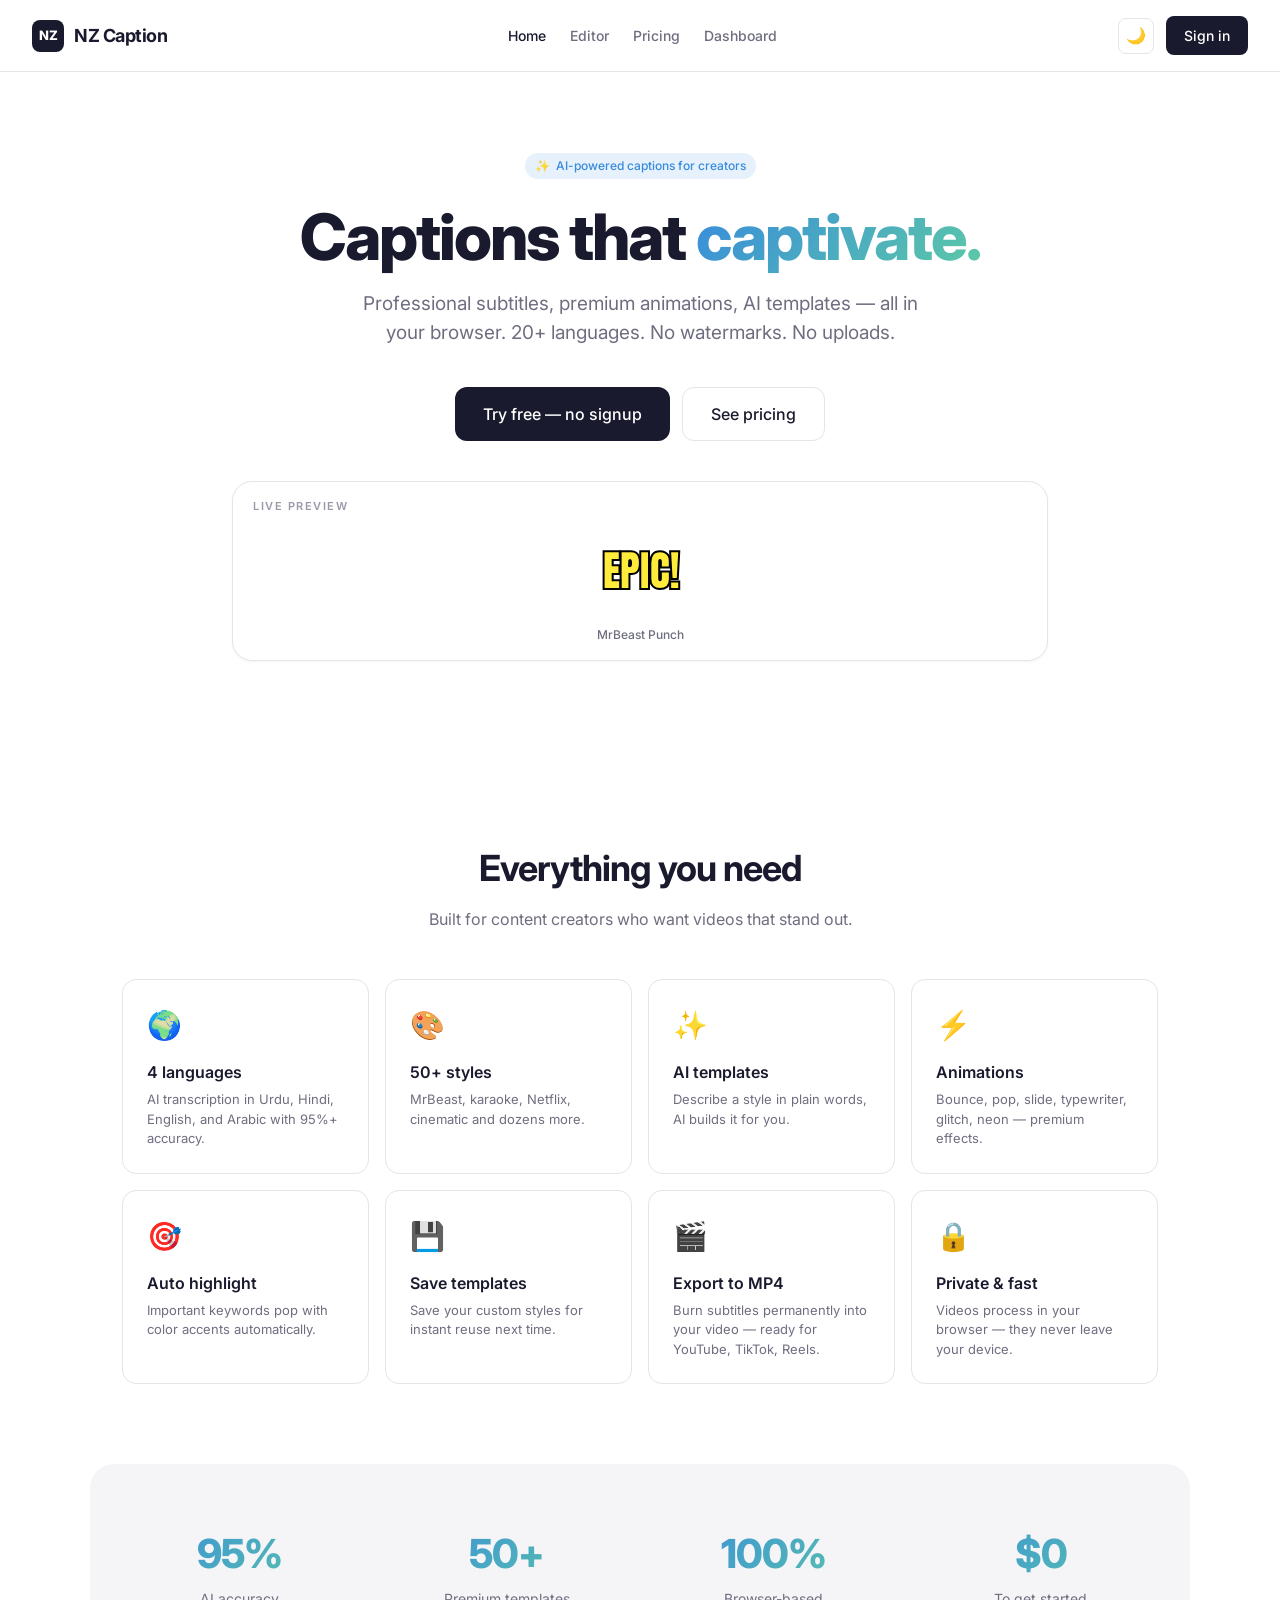
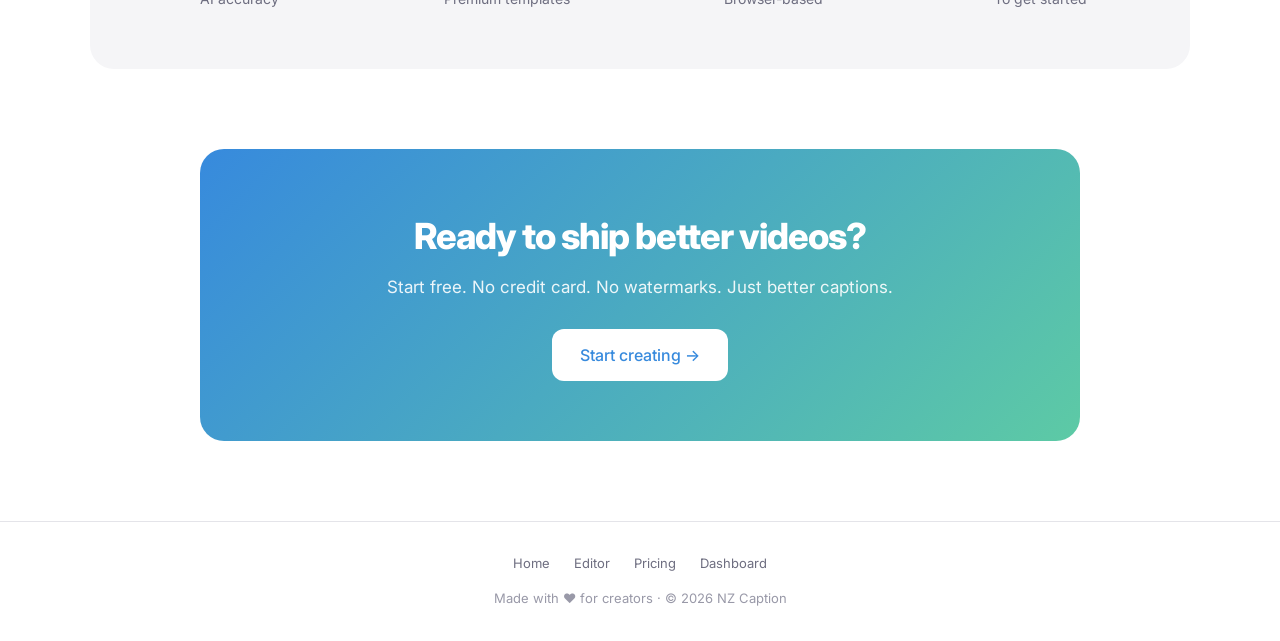
<file: index.html>
<!DOCTYPE html>
<html lang="en">
<head>
<meta charset="UTF-8">
<meta name="viewport" content="width=device-width, initial-scale=1.0">
<title>NZ Caption — AI-Powered Subtitles for Creators</title>
<link href="https://fonts.googleapis.com/css2?family=Inter:wght@400;500;600;700;800;900&family=Bebas+Neue&family=Anton&family=Caveat:wght@600&family=Playfair+Display:ital,wght@1,600&display=swap" rel="stylesheet">
<link rel="stylesheet" href="styles.css">
<style>
.hero { max-width: 880px; margin: 0 auto; padding: 80px 32px 40px; text-align: center; }
.hero h1 { font-size: clamp(40px, 6vw, 64px); font-weight: 800; letter-spacing: -2px; line-height: 1.05; margin-bottom: 20px; }
.hero p { font-size: 19px; color: var(--text-muted); max-width: 560px; margin: 0 auto 40px; }
.hero-cta { display: flex; gap: 12px; justify-content: center; margin-bottom: 40px; flex-wrap: wrap; }
.showcase { background: var(--bg-card); border: 1px solid var(--border); border-radius: 20px; padding: 48px 32px; margin-bottom: 60px; min-height: 180px; display: flex; flex-direction: column; align-items: center; justify-content: center; box-shadow: var(--shadow); position: relative; overflow: hidden; }
.showcase-label { position: absolute; top: 16px; left: 20px; font-size: 11px; color: var(--text-light); letter-spacing: 1.5px; text-transform: uppercase; font-weight: 600; }
.showcase-style-name { position: absolute; bottom: 16px; font-size: 12px; color: var(--text-muted); font-weight: 500; }
#showcase-text { min-height: 60px; display: flex; align-items: center; justify-content: center; flex-wrap: wrap; gap: 8px; transition: opacity 0.3s; }
.features { max-width: 1100px; margin: 80px auto 40px; padding: 0 32px; }
.features-header { text-align: center; margin-bottom: 48px; }
.features-header h2 { font-size: 36px; font-weight: 700; margin-bottom: 12px; letter-spacing: -1px; }
.features-header p { color: var(--text-muted); font-size: 16px; }
.features-grid { display: grid; grid-template-columns: repeat(auto-fit, minmax(220px, 1fr)); gap: 16px; }
.feature-card { background: var(--bg-card); border: 1px solid var(--border); border-radius: 14px; padding: 24px; transition: all 0.2s; }
.feature-card:hover { transform: translateY(-2px); box-shadow: var(--shadow-lg); border-color: var(--accent); }
.feature-icon { font-size: 28px; margin-bottom: 14px; display: block; }
.feature-card h3 { font-size: 16px; font-weight: 600; margin-bottom: 6px; }
.feature-card p { font-size: 13px; color: var(--text-muted); line-height: 1.5; }
.stats { max-width: 1100px; margin: 80px auto; padding: 60px 32px; background: var(--bg-soft); border-radius: 24px; display: grid; grid-template-columns: repeat(auto-fit, minmax(160px, 1fr)); gap: 32px; text-align: center; }
.stat-num { font-size: 40px; font-weight: 800; letter-spacing: -1px; margin-bottom: 4px; }
.stat-label { font-size: 14px; color: var(--text-muted); }
.cta-section { max-width: 880px; margin: 80px auto; padding: 60px 32px; text-align: center; border-radius: 24px; background: linear-gradient(135deg, #378ADD 0%, #5DCAA5 100%); color: white; }
.cta-section h2 { font-size: 36px; font-weight: 800; margin-bottom: 12px; letter-spacing: -1px; }
.cta-section p { font-size: 17px; opacity: 0.9; margin-bottom: 28px; }
.cta-section .btn { background: white; color: var(--accent); }
@media (max-width: 600px) {
  .hero { padding: 40px 16px; }
  .showcase { padding: 32px 16px; }
  .features, .stats, .cta-section { padding: 40px 16px; }
  .hero-cta { flex-direction: column; }
  .hero-cta .btn { width: 100%; }
}
</style>
</head>
<body>

<nav class="nav">
  <a href="index.html" class="logo"><div class="logo-icon">NZ</div><span>NZ Caption</span></a>
  <div class="nav-links">
    <a href="index.html" class="nav-link">Home</a>
    <a href="editor.html" class="nav-link">Editor</a>
    <a href="pricing.html" class="nav-link">Pricing</a>
    <a href="dashboard.html" class="nav-link">Dashboard</a>
  </div>
  <div class="nav-right">
    <button class="icon-btn" onclick="toggleTheme()"><span id="theme-icon">🌙</span></button>
    <a href="login.html" class="btn btn-primary" id="login-btn">Sign in</a>
  </div>
</nav>

<section class="hero">
  <div class="badge badge-accent" style="margin-bottom: 24px;"><span>✨</span><span>AI-powered captions for creators</span></div>
  <h1>Captions that <span class="gradient-text">captivate.</span></h1>
  <p>Professional subtitles, premium animations, AI templates — all in your browser. 20+ languages. No watermarks. No uploads.</p>
  <div class="hero-cta">
    <a href="editor.html" class="btn btn-primary btn-large">Try free — no signup</a>
    <a href="pricing.html" class="btn btn-outline btn-large">See pricing</a>
  </div>
  <div class="showcase">
    <div class="showcase-label">Live preview</div>
    <div id="showcase-text"></div>
    <div class="showcase-style-name" id="showcase-style-name"></div>
  </div>
</section>

<section class="features">
  <div class="features-header"><h2>Everything you need</h2><p>Built for content creators who want videos that stand out.</p></div>
  <div class="features-grid">
    <div class="feature-card"><span class="feature-icon">🌍</span><h3>4 languages</h3><p>AI transcription in Urdu, Hindi, English, and Arabic with 95%+ accuracy.</p></div>
    <div class="feature-card"><span class="feature-icon">🎨</span><h3>50+ styles</h3><p>MrBeast, karaoke, Netflix, cinematic and dozens more.</p></div>
    <div class="feature-card"><span class="feature-icon">✨</span><h3>AI templates</h3><p>Describe a style in plain words, AI builds it for you.</p></div>
    <div class="feature-card"><span class="feature-icon">⚡</span><h3>Animations</h3><p>Bounce, pop, slide, typewriter, glitch, neon — premium effects.</p></div>
    <div class="feature-card"><span class="feature-icon">🎯</span><h3>Auto highlight</h3><p>Important keywords pop with color accents automatically.</p></div>
    <div class="feature-card"><span class="feature-icon">💾</span><h3>Save templates</h3><p>Save your custom styles for instant reuse next time.</p></div>
    <div class="feature-card"><span class="feature-icon">🎬</span><h3>Export to MP4</h3><p>Burn subtitles permanently into your video — ready for YouTube, TikTok, Reels.</p></div>
    <div class="feature-card"><span class="feature-icon">🔒</span><h3>Private & fast</h3><p>Videos process in your browser — they never leave your device.</p></div>
  </div>
</section>

<section class="stats">
  <div><div class="stat-num gradient-text">95%</div><div class="stat-label">AI accuracy</div></div>
  <div><div class="stat-num gradient-text">50+</div><div class="stat-label">Premium templates</div></div>
  <div><div class="stat-num gradient-text">100%</div><div class="stat-label">Browser-based</div></div>
  <div><div class="stat-num gradient-text">$0</div><div class="stat-label">To get started</div></div>
</section>

<section class="cta-section">
  <h2>Ready to ship better videos?</h2>
  <p>Start free. No credit card. No watermarks. Just better captions.</p>
  <a href="editor.html" class="btn btn-large">Start creating →</a>
</section>

<footer class="footer">
  <div style="margin-bottom: 16px;">
    <a href="index.html">Home</a><a href="editor.html">Editor</a><a href="pricing.html">Pricing</a><a href="dashboard.html">Dashboard</a>
  </div>
  Made with ♥ for creators · © 2026 NZ Caption
</footer>

<script src="shared.js"></script>
<script>
document.addEventListener('DOMContentLoaded', () => {
  if (Auth.isLoggedIn()) {
    const btn = document.getElementById('login-btn');
    const user = Auth.getUser();
    btn.textContent = user.name.split(' ')[0];
    btn.href = 'dashboard.html';
  }
});

const showcaseTemplates = [
  { html: '<span style="font-family:Anton; font-size:42px; color:#FFEB3B; -webkit-text-stroke:2px #000; font-weight:900;">EPIC!</span>', name: 'MrBeast Punch' },
  { html: '<span style="font-family:Inter; font-size:32px; color:#fff; background:#000; padding:8px 16px; font-weight:700; border-radius:4px;">Clean Subtitle</span>', name: 'Netflix Style' },
  { html: '<span style="font-family:Inter; font-size:32px; color:#888; font-weight:800;">Karaoke </span><span style="font-family:Inter; font-size:32px; color:#5DCAA5; font-weight:800;">style</span><span style="font-family:Inter; font-size:32px; color:#888; font-weight:800;"> caption</span>', name: 'Karaoke' },
  { html: '<span style="font-family:Anton; font-size:38px; color:#FF4081; -webkit-text-stroke:1px #fff;">✨ POP ✨</span>', name: 'Pop Pink' },
  { html: '<span style="font-family:Playfair Display; font-style:italic; font-size:34px; color:var(--text);">"Cinematic quote"</span>', name: 'Cinematic' },
  { html: '<span style="font-family:Bebas Neue; font-size:44px; color:#00BCD4; letter-spacing:2px;">NEON STYLE</span>', name: 'Neon Glow' },
  { html: '<span style="font-family:Caveat; font-size:46px; color:#F59E0B;">Hello there!</span>', name: 'Handwritten' },
  { html: '<span style="font-family:Anton; font-size:40px; color:#fff; background:#E24B4A; padding:4px 14px;">BOLD RED!</span>', name: 'Bold Red' },
  { html: '<span style="font-family:Playfair Display; font-size:38px; color:#FFD700; -webkit-text-stroke:1px #000;">GOLD LUXE</span>', name: 'Gold Luxe' }
];
let scIdx = 0;
function rotateShowcase() {
  const t = showcaseTemplates[scIdx];
  const el = document.getElementById('showcase-text');
  const name = document.getElementById('showcase-style-name');
  el.style.opacity = '0';
  setTimeout(() => {
    el.innerHTML = t.html;
    el.style.opacity = '1';
    name.textContent = t.name;
  }, 250);
  scIdx = (scIdx + 1) % showcaseTemplates.length;
}
rotateShowcase();
setInterval(rotateShowcase, 2400);
</script>
</body>
</html>
</file>
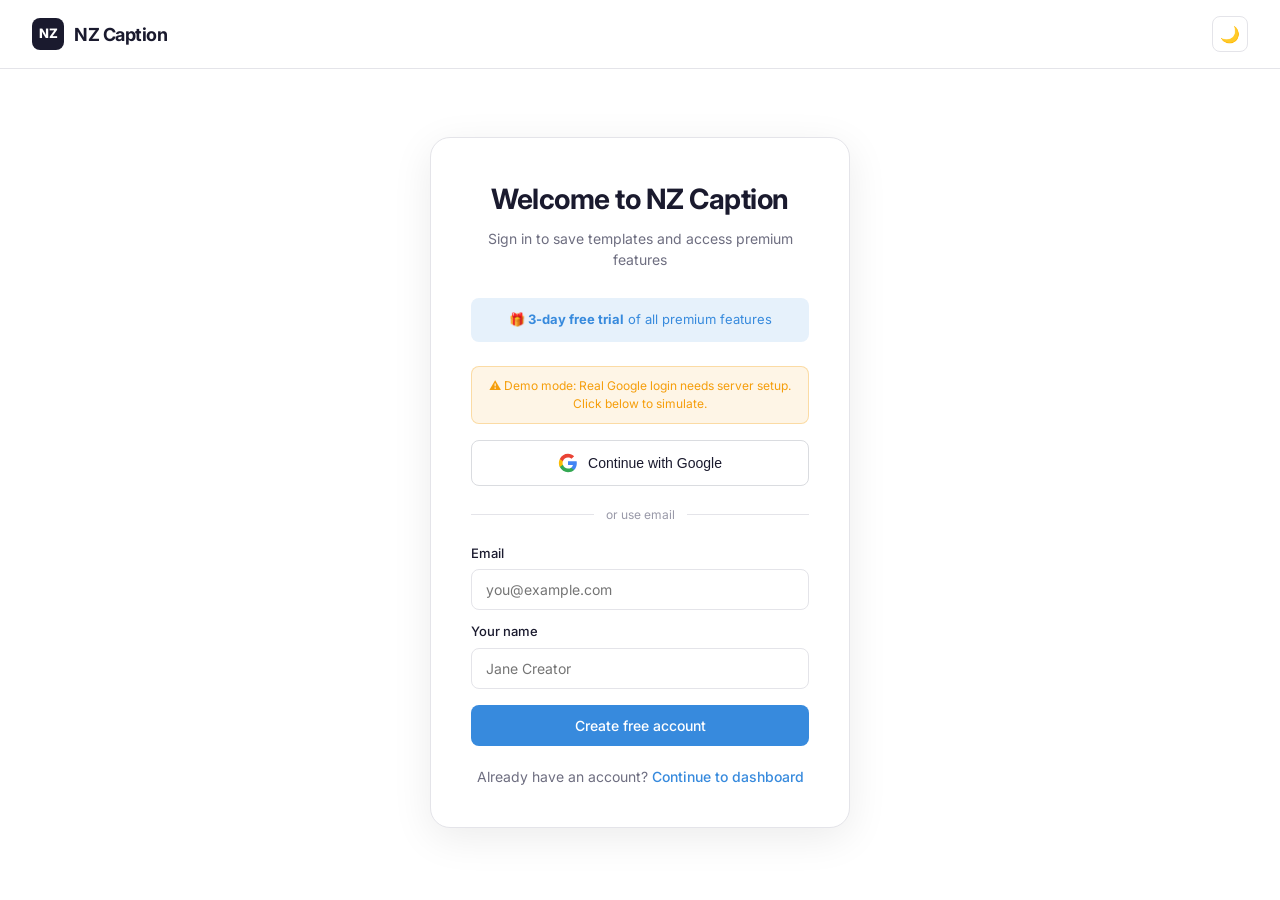
<file: dashboard.html>
<!DOCTYPE html>
<html lang="en">
<head>
<meta charset="UTF-8">
<meta name="viewport" content="width=device-width, initial-scale=1.0">
<title>Dashboard — NZ Caption</title>
<link href="https://fonts.googleapis.com/css2?family=Inter:wght@400;500;600;700;800;900&family=Anton&family=Bebas+Neue&family=Caveat:wght@600&display=swap" rel="stylesheet">
<link rel="stylesheet" href="styles.css">
<style>
.dashboard { max-width: 1100px; margin: 0 auto; padding: 40px 32px; }
.dashboard-header { display: flex; justify-content: space-between; align-items: flex-start; margin-bottom: 32px; flex-wrap: wrap; gap: 16px; }
.dashboard-header h1 { font-size: 32px; font-weight: 700; letter-spacing: -1px; margin-bottom: 4px; }
.dashboard-header p { color: var(--text-muted); font-size: 15px; }
.user-menu { display: flex; gap: 8px; align-items: center; }
.user-avatar { width: 40px; height: 40px; border-radius: 50%; background: var(--accent); color: white; display: flex; align-items: center; justify-content: center; font-weight: 600; font-size: 15px; }

.trial-banner { background: linear-gradient(135deg, #378ADD 0%, #5DCAA5 100%); color: white; padding: 20px 24px; border-radius: var(--radius); display: flex; justify-content: space-between; align-items: center; margin-bottom: 32px; flex-wrap: wrap; gap: 12px; }
.trial-banner h3 { font-size: 17px; font-weight: 600; margin-bottom: 2px; }
.trial-banner p { font-size: 13px; opacity: 0.9; }
.trial-banner .btn { background: white; color: var(--accent); border: none; }

.stats-grid { display: grid; grid-template-columns: repeat(auto-fit, minmax(180px, 1fr)); gap: 16px; margin-bottom: 32px; }
.stat-card { background: var(--bg-card); border: 1px solid var(--border); border-radius: var(--radius); padding: 20px; }
.stat-card-label { font-size: 12px; color: var(--text-muted); font-weight: 500; text-transform: uppercase; letter-spacing: 1px; margin-bottom: 8px; }
.stat-card-value { font-size: 28px; font-weight: 700; letter-spacing: -1px; }

.section-header { display: flex; justify-content: space-between; align-items: center; margin-bottom: 16px; margin-top: 32px; }
.section-header h2 { font-size: 18px; font-weight: 600; }
.section-header .btn-small { background: var(--bg-soft); border: 1px solid var(--border); color: var(--text); }

.projects-grid { display: grid; grid-template-columns: repeat(auto-fill, minmax(220px, 1fr)); gap: 16px; }
.project-card { background: var(--bg-card); border: 1px solid var(--border); border-radius: var(--radius); overflow: hidden; cursor: pointer; transition: all 0.2s; }
.project-card:hover { transform: translateY(-2px); box-shadow: var(--shadow-lg); border-color: var(--accent); }
.project-thumb { aspect-ratio: 16/9; background: linear-gradient(135deg, #1a1a2e, #2a2a3e); display: flex; align-items: center; justify-content: center; color: rgba(255,255,255,0.3); font-size: 32px; }
.project-info { padding: 12px 14px; }
.project-info h4 { font-size: 14px; font-weight: 600; margin-bottom: 4px; }
.project-info p { font-size: 12px; color: var(--text-muted); }

.empty-state { background: var(--bg-soft); border: 2px dashed var(--border-strong); border-radius: var(--radius); padding: 60px 32px; text-align: center; }
.empty-state .icon { font-size: 48px; margin-bottom: 16px; }
.empty-state h3 { font-size: 18px; font-weight: 600; margin-bottom: 6px; }
.empty-state p { color: var(--text-muted); font-size: 14px; margin-bottom: 20px; }

.templates-grid { display: grid; grid-template-columns: repeat(auto-fill, minmax(160px, 1fr)); gap: 12px; }
.saved-template { aspect-ratio: 9/12; background: #1a1a2e; border-radius: var(--radius-sm); display: flex; flex-direction: column; align-items: center; justify-content: center; padding: 12px; cursor: pointer; position: relative; transition: transform 0.15s; }
.saved-template:hover { transform: scale(1.03); }
.saved-template .preview { font-weight: 800; font-size: 14px; pointer-events: none; }
.saved-template .name { position: absolute; bottom: 6px; left: 8px; right: 8px; font-size: 10px; color: rgba(255,255,255,0.7); text-align: center; }
.saved-template .delete-btn { position: absolute; top: 6px; right: 6px; background: rgba(0,0,0,0.5); color: white; border: none; width: 20px; height: 20px; border-radius: 50%; cursor: pointer; display: flex; align-items: center; justify-content: center; font-size: 12px; opacity: 0; transition: opacity 0.15s; }
.saved-template:hover .delete-btn { opacity: 1; }

.dropdown { position: relative; }
.dropdown-menu { position: absolute; top: 100%; right: 0; margin-top: 4px; background: var(--bg-card); border: 1px solid var(--border); border-radius: var(--radius-sm); padding: 4px; min-width: 180px; box-shadow: var(--shadow-lg); display: none; z-index: 50; }
.dropdown-menu.open { display: block; }
.dropdown-item { padding: 8px 12px; border-radius: 4px; cursor: pointer; font-size: 13px; display: flex; align-items: center; gap: 8px; }
.dropdown-item:hover { background: var(--bg-soft); }
.dropdown-item.danger { color: var(--danger); }
</style>
</head>
<body>

<nav class="nav">
  <a href="index.html" class="logo"><div class="logo-icon">NZ</div><span>NZ Caption</span></a>
  <div class="nav-links">
    <a href="index.html" class="nav-link">Home</a>
    <a href="editor.html" class="nav-link">Editor</a>
    <a href="pricing.html" class="nav-link">Pricing</a>
    <a href="dashboard.html" class="nav-link active">Dashboard</a>
  </div>
  <div class="nav-right">
    <button class="icon-btn" onclick="toggleTheme()"><span id="theme-icon">🌙</span></button>
    <div class="dropdown">
      <div class="user-avatar" id="user-avatar" onclick="toggleMenu()"></div>
      <div class="dropdown-menu" id="user-menu">
        <div class="dropdown-item" onclick="navTo('editor.html')">🎬 New project</div>
        <div class="dropdown-item" onclick="navTo('pricing.html')">⭐ Upgrade plan</div>
        <div class="dropdown-item danger" onclick="Auth.logout()">🚪 Sign out</div>
      </div>
    </div>
  </div>
</nav>

<div class="dashboard">

  <div class="dashboard-header">
    <div>
      <h1>Welcome back, <span id="user-firstname"></span></h1>
      <p id="user-email"></p>
    </div>
    <a href="editor.html" class="btn btn-primary btn-large">+ New project</a>
  </div>

  <div class="trial-banner" id="trial-banner">
    <div>
      <h3>🎁 You have <span id="trial-days"></span> days left in your free trial</h3>
      <p>Unlock 50+ templates, AI builder, and premium animations</p>
    </div>
    <a href="pricing.html" class="btn">Upgrade to Pro</a>
  </div>

  <div class="stats-grid">
    <div class="stat-card">
      <div class="stat-card-label">Total projects</div>
      <div class="stat-card-value" id="total-projects">0</div>
    </div>
    <div class="stat-card">
      <div class="stat-card-label">Saved templates</div>
      <div class="stat-card-value" id="total-templates">0</div>
    </div>
    <div class="stat-card">
      <div class="stat-card-label">Plan</div>
      <div class="stat-card-value"><span class="badge badge-accent" id="user-plan" style="font-size: 14px;">Free</span></div>
    </div>
    <div class="stat-card">
      <div class="stat-card-label">Member since</div>
      <div class="stat-card-value" id="member-since" style="font-size: 18px; padding-top: 6px;">—</div>
    </div>
  </div>

  <div class="section-header">
    <h2>Recent projects</h2>
    <a href="editor.html" class="btn btn-small">+ New</a>
  </div>
  <div id="projects-container"></div>

  <div class="section-header">
    <h2>Saved templates</h2>
    <a href="editor.html" class="btn btn-small">Create new</a>
  </div>
  <div id="templates-container"></div>

</div>

<footer class="footer">
  <div style="margin-bottom: 16px;">
    <a href="index.html">Home</a><a href="editor.html">Editor</a><a href="pricing.html">Pricing</a><a href="dashboard.html">Dashboard</a>
  </div>
  Made with ♥ for creators · © 2026 NZ Caption
</footer>

<script src="shared.js"></script>
<script>
if (!Auth.requireAuth()) {} else {

  const user = Auth.getUser();

  document.getElementById('user-firstname').textContent = user.name.split(' ')[0];
  document.getElementById('user-email').textContent = user.email;
  document.getElementById('user-avatar').textContent = user.name.charAt(0).toUpperCase();
  document.getElementById('member-since').textContent = formatDate(user.joinedAt);

  const planBadge = document.getElementById('user-plan');
  if (user.plan === 'premium') {
    planBadge.textContent = 'Pro';
    planBadge.className = 'badge badge-pro';
    document.getElementById('trial-banner').style.display = 'none';
  } else {
    const days = getTrialDaysLeft();
    if (days > 0) {
      document.getElementById('trial-days').textContent = days;
    } else {
      document.getElementById('trial-banner').innerHTML = `
        <div><h3>Your free trial has ended</h3><p>Upgrade to keep using premium features</p></div>
        <a href="pricing.html" class="btn">Upgrade now</a>`;
    }
  }

  // Load projects from localStorage
  const projects = JSON.parse(localStorage.getItem('nz_projects') || '[]');
  document.getElementById('total-projects').textContent = projects.length;

  const projectsContainer = document.getElementById('projects-container');
  if (projects.length === 0) {
    projectsContainer.innerHTML = `
      <div class="empty-state">
        <div class="icon">🎬</div>
        <h3>No projects yet</h3>
        <p>Create your first project to see it here</p>
        <a href="editor.html" class="btn btn-accent">Create project</a>
      </div>`;
  } else {
    const grid = document.createElement('div');
    grid.className = 'projects-grid';
    projects.forEach((p, idx) => {
      const card = document.createElement('div');
      card.className = 'project-card';
      card.onclick = () => navTo('editor.html?project=' + idx);
      card.innerHTML = `
        <div class="project-thumb">🎥</div>
        <div class="project-info">
          <h4>${escapeHtml(p.name || 'Untitled project')}</h4>
          <p>${formatDate(p.createdAt)}</p>
        </div>`;
      grid.appendChild(card);
    });
    projectsContainer.appendChild(grid);
  }

  // Load saved templates
  const templates = JSON.parse(localStorage.getItem('nz_saved') || '[]');
  document.getElementById('total-templates').textContent = templates.length;

  const templatesContainer = document.getElementById('templates-container');
  if (templates.length === 0) {
    templatesContainer.innerHTML = `
      <div class="empty-state">
        <div class="icon">🎨</div>
        <h3>No saved templates</h3>
        <p>Create custom subtitle styles in the editor and save them here</p>
        <a href="editor.html" class="btn btn-accent">Open editor</a>
      </div>`;
  } else {
    const grid = document.createElement('div');
    grid.className = 'templates-grid';
    templates.forEach((t, idx) => {
      const card = document.createElement('div');
      card.className = 'saved-template';
      card.onclick = () => navTo('editor.html?template=' + idx);
      card.innerHTML = `
        <button class="delete-btn" onclick="event.stopPropagation(); deleteTemplate(${idx})">×</button>
        <span class="preview" style="font-family:'${t.style.font}'; color:${t.style.textColor}; font-weight:${t.style.weight}; ${t.style.stroke ? '-webkit-text-stroke:1px #000;' : ''}">Aa</span>
        <span class="name">${escapeHtml(t.name)}</span>`;
      grid.appendChild(card);
    });
    templatesContainer.appendChild(grid);
  }
}

function deleteTemplate(idx) {
  if (!confirm('Delete this template?')) return;
  const templates = JSON.parse(localStorage.getItem('nz_saved') || '[]');
  templates.splice(idx, 1);
  localStorage.setItem('nz_saved', JSON.stringify(templates));
  location.reload();
}

function toggleMenu() {
  document.getElementById('user-menu').classList.toggle('open');
}
document.addEventListener('click', (e) => {
  if (!e.target.closest('.dropdown')) {
    document.getElementById('user-menu').classList.remove('open');
  }
});

function escapeHtml(s) {
  return String(s || '').replace(/&/g, '&amp;').replace(/</g, '&lt;').replace(/>/g, '&gt;').replace(/"/g, '&quot;');
}
</script>

</body>
</html>
</file>
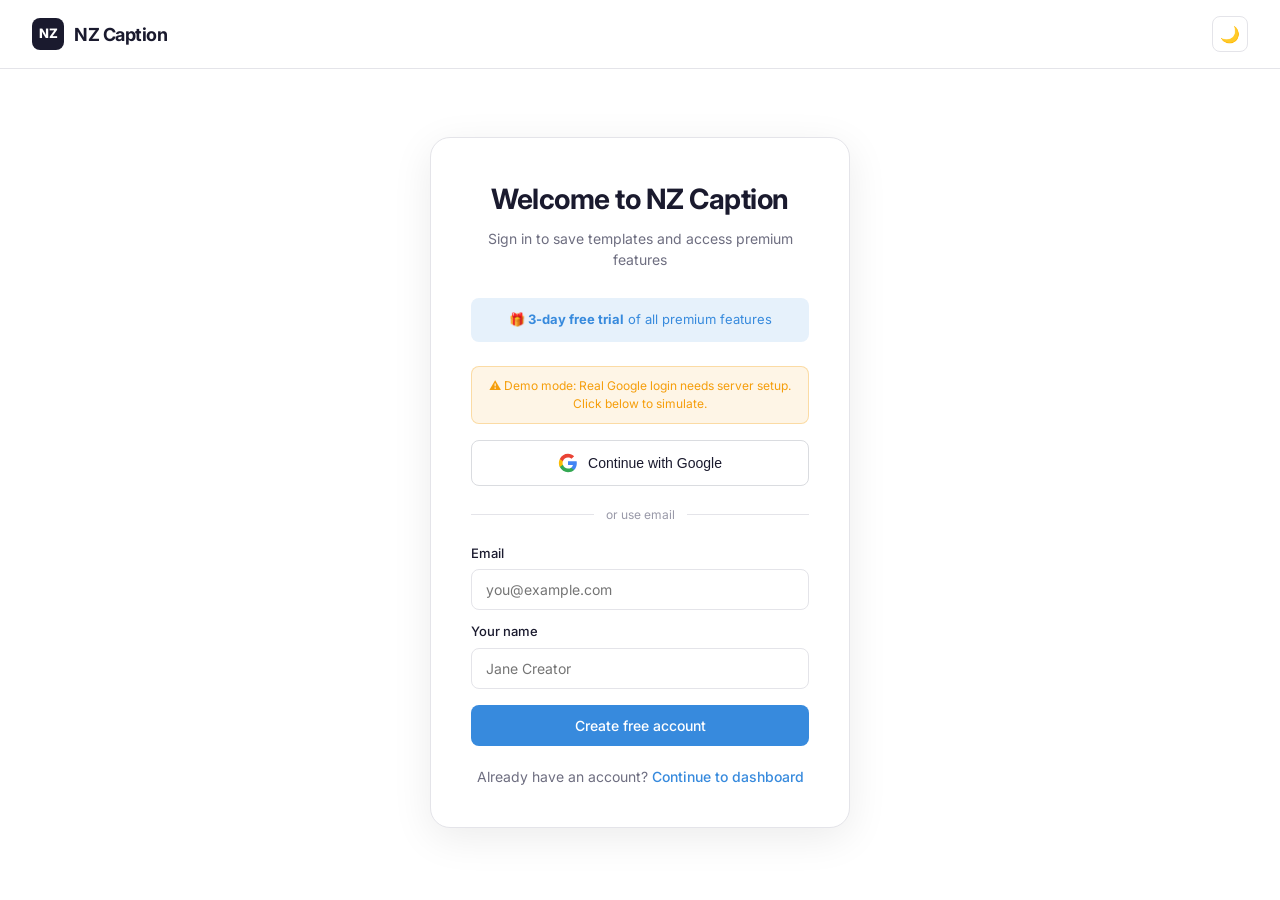
<file: login.html>
<!DOCTYPE html>
<html lang="en">
<head>
<meta charset="UTF-8">
<meta name="viewport" content="width=device-width, initial-scale=1.0">
<title>Sign in — NZ Caption</title>
<link href="https://fonts.googleapis.com/css2?family=Inter:wght@400;500;600;700;800;900&display=swap" rel="stylesheet">
<link rel="stylesheet" href="styles.css">
<style>
.login-container { min-height: calc(100vh - 73px); display: flex; align-items: center; justify-content: center; padding: 40px 16px; }
.login-card { background: var(--bg-card); border: 1px solid var(--border); border-radius: 20px; padding: 40px; max-width: 420px; width: 100%; box-shadow: var(--shadow-lg); }
.login-card h1 { font-size: 28px; font-weight: 700; margin-bottom: 8px; letter-spacing: -0.5px; text-align: center; }
.login-card .subtitle { text-align: center; color: var(--text-muted); font-size: 14px; margin-bottom: 28px; }
.google-btn { width: 100%; padding: 12px; background: white; color: #1a1a2e; border: 1px solid #dadce0; border-radius: var(--radius-sm); font-size: 14px; font-weight: 500; cursor: pointer; display: flex; align-items: center; justify-content: center; gap: 10px; transition: all 0.15s; margin-bottom: 16px; }
.google-btn:hover { background: #f8f9fa; }
[data-theme="dark"] .google-btn { background: #2a2a35; color: white; border-color: #3a3a48; }
[data-theme="dark"] .google-btn:hover { background: #353540; }
.divider { display: flex; align-items: center; gap: 12px; color: var(--text-light); font-size: 12px; margin: 20px 0; }
.divider::before, .divider::after { content: ''; flex: 1; height: 1px; background: var(--border); }
.trial-info { background: var(--accent-soft); color: var(--accent); padding: 12px; border-radius: var(--radius-sm); font-size: 13px; text-align: center; margin-bottom: 24px; }
.signup-link { text-align: center; margin-top: 20px; font-size: 14px; color: var(--text-muted); }
.signup-link a { color: var(--accent); text-decoration: none; font-weight: 500; }
.demo-note { background: rgba(245, 158, 11, 0.1); border: 1px solid rgba(245, 158, 11, 0.3); color: var(--warning); padding: 10px 12px; border-radius: var(--radius-sm); font-size: 12px; text-align: center; margin-bottom: 16px; }
</style>
</head>
<body>

<nav class="nav">
  <a href="index.html" class="logo"><div class="logo-icon">NZ</div><span>NZ Caption</span></a>
  <div class="nav-right">
    <button class="icon-btn" onclick="toggleTheme()"><span id="theme-icon">🌙</span></button>
  </div>
</nav>

<div class="login-container">
  <div class="login-card">
    <h1>Welcome to NZ Caption</h1>
    <p class="subtitle">Sign in to save templates and access premium features</p>
    <div class="trial-info"><strong>🎁 3-day free trial</strong> of all premium features</div>
    <div class="demo-note">⚠️ Demo mode: Real Google login needs server setup. Click below to simulate.</div>

    <button class="google-btn" onclick="demoLogin()">
      <svg width="20" height="20" viewBox="0 0 24 24">
        <path fill="#4285F4" d="M22.56 12.25c0-.78-.07-1.53-.2-2.25H12v4.26h5.92c-.26 1.37-1.04 2.53-2.21 3.31v2.77h3.57c2.08-1.92 3.28-4.74 3.28-8.09z"/>
        <path fill="#34A853" d="M12 23c2.97 0 5.46-.98 7.28-2.66l-3.57-2.77c-.98.66-2.23 1.06-3.71 1.06-2.86 0-5.29-1.93-6.16-4.53H2.18v2.84C3.99 20.53 7.7 23 12 23z"/>
        <path fill="#FBBC05" d="M5.84 14.09c-.22-.66-.35-1.36-.35-2.09s.13-1.43.35-2.09V7.07H2.18C1.43 8.55 1 10.22 1 12s.43 3.45 1.18 4.93l2.85-2.22.81-.62z"/>
        <path fill="#EA4335" d="M12 5.38c1.62 0 3.06.56 4.21 1.64l3.15-3.15C17.45 2.09 14.97 1 12 1 7.7 1 3.99 3.47 2.18 7.07l3.66 2.84c.87-2.6 3.3-4.53 6.16-4.53z"/>
      </svg>
      Continue with Google
    </button>

    <div class="divider">or use email</div>

    <label class="label" for="email">Email</label>
    <input type="email" id="email" class="input" placeholder="you@example.com" style="margin-bottom: 12px;">
    <label class="label" for="name">Your name</label>
    <input type="text" id="name" class="input" placeholder="Jane Creator" style="margin-bottom: 16px;">
    <button class="btn btn-accent" style="width: 100%; padding: 12px;" onclick="emailLogin()">Create free account</button>

    <div class="signup-link">Already have an account? <a href="dashboard.html">Continue to dashboard</a></div>
  </div>
</div>

<script src="shared.js"></script>
<script>
function demoLogin() {
  Auth.login('Demo User', 'demo@nzcaption.com');
  showToast('Signed in! Redirecting...');
  setTimeout(() => window.location.href = 'dashboard.html', 800);
}
function emailLogin() {
  const email = document.getElementById('email').value.trim();
  const name = document.getElementById('name').value.trim();
  if (!email || !email.includes('@')) { showToast('Please enter a valid email'); return; }
  if (!name) { showToast('Please enter your name'); return; }
  Auth.login(name, email);
  showToast(`Welcome, ${name.split(' ')[0]}! Redirecting...`);
  setTimeout(() => window.location.href = 'dashboard.html', 800);
}
if (Auth.isLoggedIn()) window.location.href = 'dashboard.html';
</script>

</body>
</html>
</file>
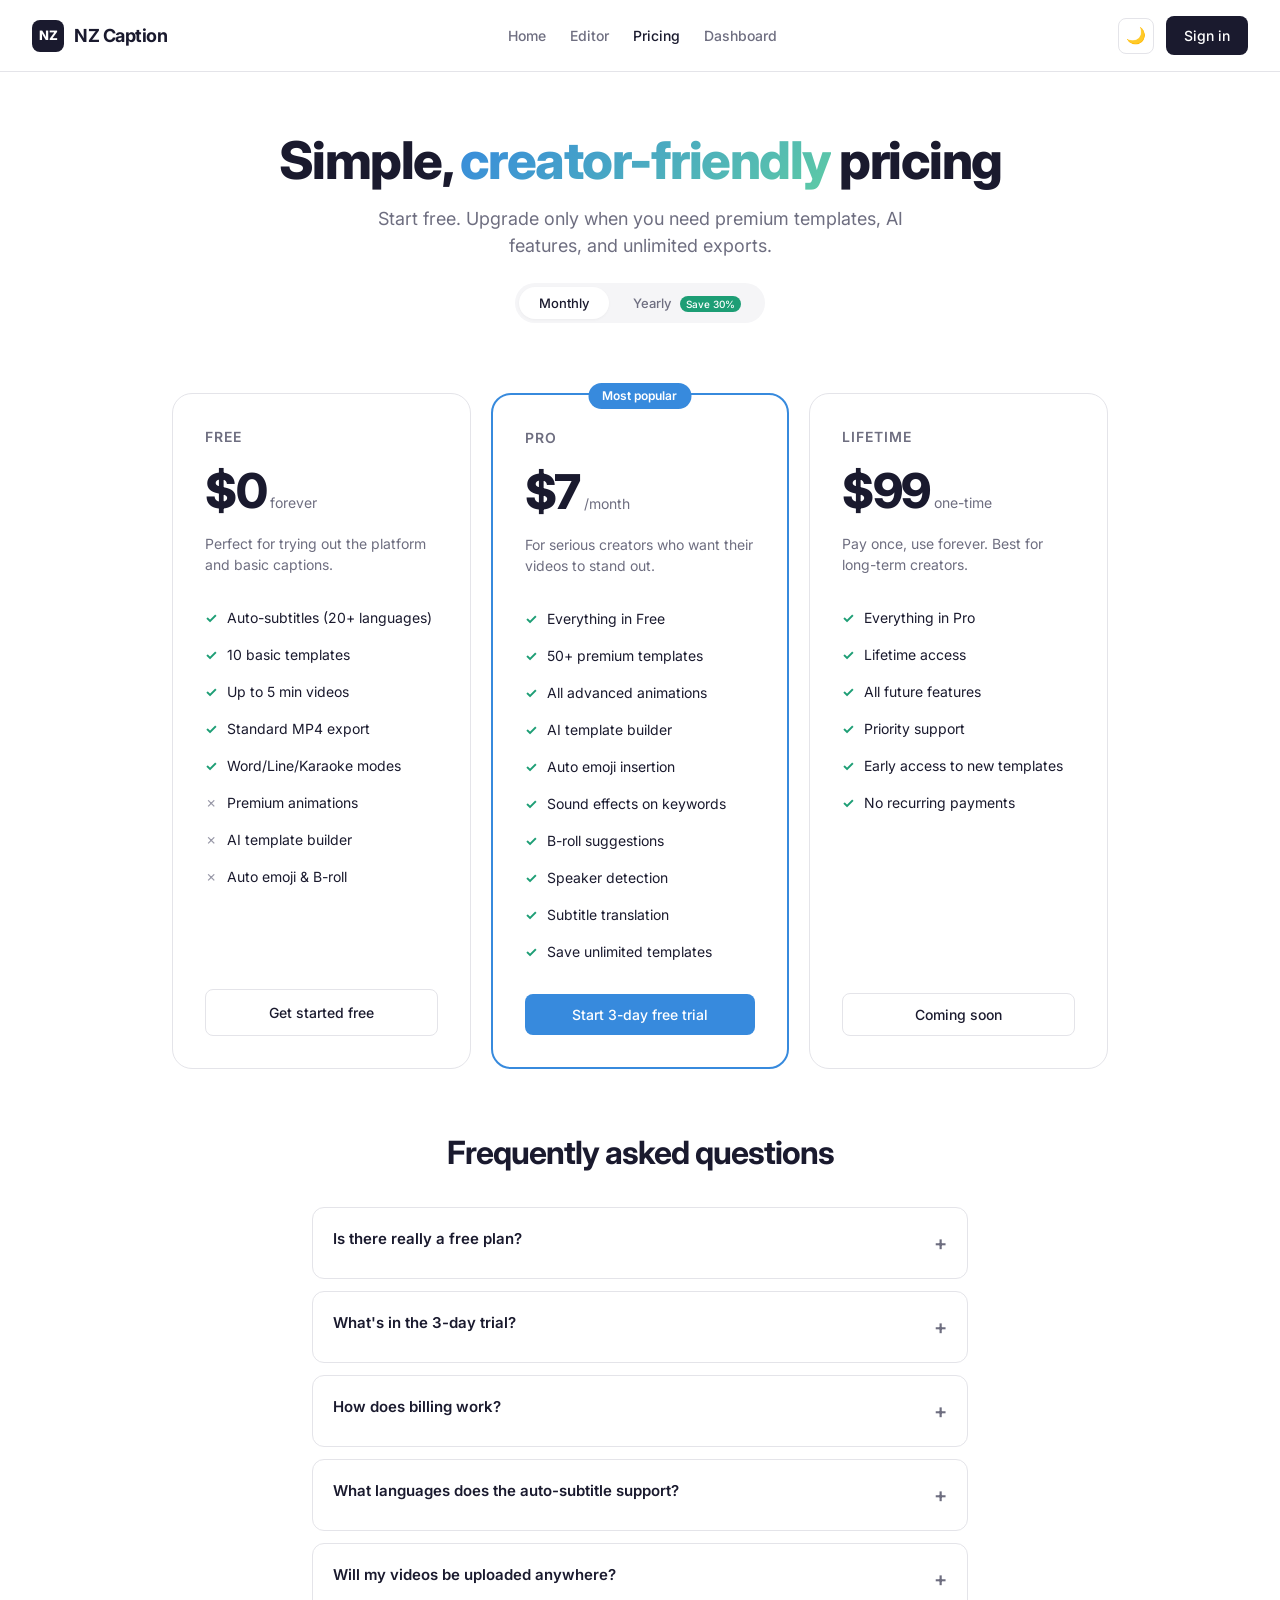
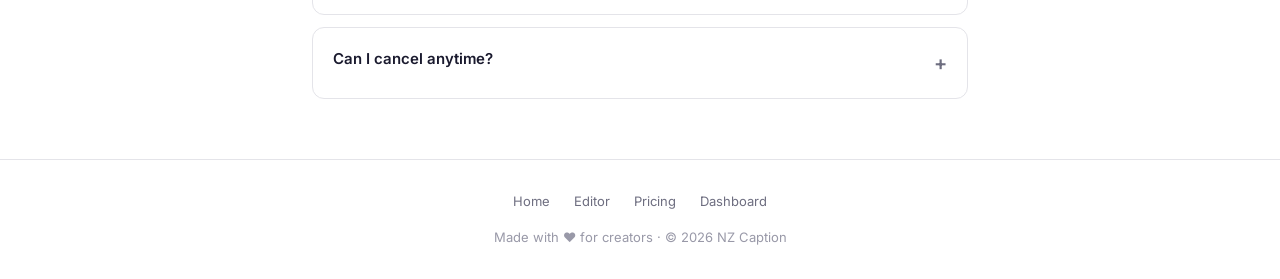
<file: pricing.html>
<!DOCTYPE html>
<html lang="en">
<head>
<meta charset="UTF-8">
<meta name="viewport" content="width=device-width, initial-scale=1.0">
<title>Pricing — NZ Caption</title>
<link href="https://fonts.googleapis.com/css2?family=Inter:wght@400;500;600;700;800;900&display=swap" rel="stylesheet">
<link rel="stylesheet" href="styles.css">
<style>
.pricing-hero { max-width: 880px; margin: 0 auto; padding: 60px 32px 30px; text-align: center; }
.pricing-hero h1 { font-size: clamp(36px, 5vw, 52px); font-weight: 800; letter-spacing: -1.5px; line-height: 1.1; margin-bottom: 16px; }
.pricing-hero p { font-size: 18px; color: var(--text-muted); max-width: 560px; margin: 0 auto 24px; }

.billing-toggle { display: inline-flex; gap: 4px; padding: 4px; background: var(--bg-soft); border-radius: 100px; margin-bottom: 40px; }
.toggle-btn { padding: 8px 20px; border: none; background: transparent; color: var(--text-muted); cursor: pointer; font-family: inherit; font-size: 13px; font-weight: 500; border-radius: 100px; transition: all 0.15s; }
.toggle-btn.active { background: var(--bg-card); color: var(--text); box-shadow: var(--shadow); }
.save-badge { background: var(--success); color: white; font-size: 10px; padding: 2px 6px; border-radius: 100px; margin-left: 6px; }

.plans { max-width: 1000px; margin: 0 auto 60px; padding: 0 32px; display: grid; grid-template-columns: repeat(auto-fit, minmax(280px, 1fr)); gap: 20px; }
.plan { background: var(--bg-card); border: 1px solid var(--border); border-radius: 20px; padding: 32px; display: flex; flex-direction: column; position: relative; transition: all 0.2s; }
.plan:hover { transform: translateY(-4px); box-shadow: var(--shadow-lg); }
.plan.featured { border: 2px solid var(--accent); }
.featured-label { position: absolute; top: -12px; left: 50%; transform: translateX(-50%); background: var(--accent); color: white; padding: 4px 14px; border-radius: 100px; font-size: 12px; font-weight: 600; }

.plan-name { font-size: 14px; font-weight: 600; color: var(--text-muted); text-transform: uppercase; letter-spacing: 1px; margin-bottom: 8px; }
.plan-price { display: flex; align-items: baseline; gap: 4px; margin-bottom: 6px; }
.plan-price .amount { font-size: 48px; font-weight: 800; letter-spacing: -1.5px; }
.plan-price .period { font-size: 14px; color: var(--text-muted); }
.plan-desc { color: var(--text-muted); font-size: 14px; margin-bottom: 24px; min-height: 40px; }
.plan ul { list-style: none; margin-bottom: 24px; flex-grow: 1; }
.plan li { padding: 8px 0; font-size: 14px; display: flex; align-items: flex-start; gap: 10px; }
.check { color: var(--success); flex-shrink: 0; font-weight: 700; }
.cross { color: var(--text-light); flex-shrink: 0; }
.plan-btn { width: 100%; padding: 12px; font-size: 14px; font-weight: 500; border-radius: var(--radius-sm); cursor: pointer; }

.faq { max-width: 720px; margin: 60px auto; padding: 0 32px; }
.faq h2 { font-size: 32px; font-weight: 700; margin-bottom: 30px; text-align: center; letter-spacing: -1px; }
.faq-item { background: var(--bg-card); border: 1px solid var(--border); border-radius: var(--radius); padding: 20px; margin-bottom: 12px; }
.faq-item summary { cursor: pointer; font-weight: 600; font-size: 15px; list-style: none; display: flex; justify-content: space-between; }
.faq-item summary::after { content: '+'; font-size: 20px; color: var(--text-muted); }
.faq-item[open] summary::after { content: '−'; }
.faq-item p { margin-top: 12px; color: var(--text-muted); font-size: 14px; line-height: 1.6; }

@media (max-width: 600px) {
  .plans { padding: 0 16px; }
  .plan { padding: 24px; }
}
</style>
</head>
<body>

<nav class="nav">
  <a href="index.html" class="logo"><div class="logo-icon">NZ</div><span>NZ Caption</span></a>
  <div class="nav-links">
    <a href="index.html" class="nav-link">Home</a>
    <a href="editor.html" class="nav-link">Editor</a>
    <a href="pricing.html" class="nav-link">Pricing</a>
    <a href="dashboard.html" class="nav-link">Dashboard</a>
  </div>
  <div class="nav-right">
    <button class="icon-btn" onclick="toggleTheme()"><span id="theme-icon">🌙</span></button>
    <a href="login.html" class="btn btn-primary" id="login-btn">Sign in</a>
  </div>
</nav>

<section class="pricing-hero">
  <h1>Simple, <span class="gradient-text">creator-friendly</span> pricing</h1>
  <p>Start free. Upgrade only when you need premium templates, AI features, and unlimited exports.</p>
  <div class="billing-toggle">
    <button class="toggle-btn active" onclick="setBilling('monthly', this)">Monthly</button>
    <button class="toggle-btn" onclick="setBilling('yearly', this)">Yearly <span class="save-badge">Save 30%</span></button>
  </div>
</section>

<section class="plans">

  <div class="plan">
    <div class="plan-name">Free</div>
    <div class="plan-price">
      <span class="amount">$0</span>
      <span class="period">forever</span>
    </div>
    <p class="plan-desc">Perfect for trying out the platform and basic captions.</p>
    <ul>
      <li><span class="check">✓</span> Auto-subtitles (20+ languages)</li>
      <li><span class="check">✓</span> 10 basic templates</li>
      <li><span class="check">✓</span> Up to 5 min videos</li>
      <li><span class="check">✓</span> Standard MP4 export</li>
      <li><span class="check">✓</span> Word/Line/Karaoke modes</li>
      <li><span class="cross">✗</span> Premium animations</li>
      <li><span class="cross">✗</span> AI template builder</li>
      <li><span class="cross">✗</span> Auto emoji & B-roll</li>
    </ul>
    <a href="editor.html" class="btn btn-outline plan-btn">Get started free</a>
  </div>

  <div class="plan featured">
    <div class="featured-label">Most popular</div>
    <div class="plan-name">Pro</div>
    <div class="plan-price">
      <span class="amount" id="pro-price">$7</span>
      <span class="period" id="pro-period">/month</span>
    </div>
    <p class="plan-desc">For serious creators who want their videos to stand out.</p>
    <ul>
      <li><span class="check">✓</span> Everything in Free</li>
      <li><span class="check">✓</span> 50+ premium templates</li>
      <li><span class="check">✓</span> All advanced animations</li>
      <li><span class="check">✓</span> AI template builder</li>
      <li><span class="check">✓</span> Auto emoji insertion</li>
      <li><span class="check">✓</span> Sound effects on keywords</li>
      <li><span class="check">✓</span> B-roll suggestions</li>
      <li><span class="check">✓</span> Speaker detection</li>
      <li><span class="check">✓</span> Subtitle translation</li>
      <li><span class="check">✓</span> Save unlimited templates</li>
    </ul>
    <button class="btn btn-accent plan-btn" onclick="startTrial()">Start 3-day free trial</button>
  </div>

  <div class="plan">
    <div class="plan-name">Lifetime</div>
    <div class="plan-price">
      <span class="amount">$99</span>
      <span class="period">one-time</span>
    </div>
    <p class="plan-desc">Pay once, use forever. Best for long-term creators.</p>
    <ul>
      <li><span class="check">✓</span> Everything in Pro</li>
      <li><span class="check">✓</span> Lifetime access</li>
      <li><span class="check">✓</span> All future features</li>
      <li><span class="check">✓</span> Priority support</li>
      <li><span class="check">✓</span> Early access to new templates</li>
      <li><span class="check">✓</span> No recurring payments</li>
    </ul>
    <button class="btn btn-outline plan-btn" onclick="comingSoon()">Coming soon</button>
  </div>

</section>

<section class="faq">
  <h2>Frequently asked questions</h2>

  <details class="faq-item">
    <summary>Is there really a free plan?</summary>
    <p>Yes! The free plan is forever-free, no credit card needed. You get auto-subtitles in 20+ languages, 10 templates, and MP4 export. Most casual creators don't need to upgrade.</p>
  </details>

  <details class="faq-item">
    <summary>What's in the 3-day trial?</summary>
    <p>The trial unlocks every Pro feature — 50+ templates, AI template builder, auto emoji, B-roll suggestions, translation, and more. No credit card required. After 3 days you can subscribe or continue on Free.</p>
  </details>

  <details class="faq-item">
    <summary>How does billing work?</summary>
    <p>Billing isn't enabled yet — we're in beta. When it launches, you'll be able to pay via Stripe (international) or JazzCash/EasyPaisa for Pakistan-based creators. Cancel anytime.</p>
  </details>

  <details class="faq-item">
    <summary>What languages does the auto-subtitle support?</summary>
    <p>English, Urdu, Hindi, Arabic, Spanish, French, German, Portuguese, Russian, Chinese, Japanese, Korean, Turkish, Italian, Dutch, Polish, Indonesian, Bengali, Tamil, Vietnamese, and more — 20+ total.</p>
  </details>

  <details class="faq-item">
    <summary>Will my videos be uploaded anywhere?</summary>
    <p>No. NZ Caption processes everything in your browser. Your videos never leave your device, which means it's fast, private, and you can edit even confidential content safely.</p>
  </details>

  <details class="faq-item">
    <summary>Can I cancel anytime?</summary>
    <p>Yes. Cancel any time from your dashboard. You'll keep premium features until the end of your billing period, then move back to the Free plan.</p>
  </details>
</section>

<footer class="footer">
  <div style="margin-bottom: 16px;">
    <a href="index.html">Home</a><a href="editor.html">Editor</a><a href="pricing.html">Pricing</a><a href="dashboard.html">Dashboard</a>
  </div>
  Made with ♥ for creators · © 2026 NZ Caption
</footer>

<script src="shared.js"></script>
<script>
document.addEventListener('DOMContentLoaded', () => {
  if (Auth.isLoggedIn()) {
    const btn = document.getElementById('login-btn');
    btn.textContent = Auth.getUser().name.split(' ')[0];
    btn.href = 'dashboard.html';
  }
});

function setBilling(type, btn) {
  document.querySelectorAll('.toggle-btn').forEach(b => b.classList.remove('active'));
  btn.classList.add('active');
  if (type === 'monthly') {
    document.getElementById('pro-price').textContent = '$7';
    document.getElementById('pro-period').textContent = '/month';
  } else {
    document.getElementById('pro-price').textContent = '$59';
    document.getElementById('pro-period').textContent = '/year';
  }
}

function startTrial() {
  if (Auth.isLoggedIn()) {
    showToast('You already have a 3-day trial active!');
    setTimeout(() => window.location.href = 'editor.html', 1000);
  } else {
    showToast('Sign in first to start your trial');
    setTimeout(() => window.location.href = 'login.html', 800);
  }
}

function comingSoon() {
  showToast('Lifetime plan launching soon — sign up for early access!');
}
</script>

</body>
</html>
</file>
<file: styles.css>
/* NZ CAPTION SHARED STYLES */
* { margin: 0; padding: 0; box-sizing: border-box; }
:root {
  --bg: #ffffff; --bg-soft: #f5f5f7; --bg-card: #ffffff;
  --text: #1a1a2e; --text-muted: #6e6e80; --text-light: #9999a8;
  --border: #e4e4e9; --border-strong: #c8c8d0;
  --accent: #378ADD; --accent-soft: #e6f1fb; --accent-hover: #2a6fc0;
  --success: #1D9E75; --danger: #E24B4A; --warning: #F59E0B;
  --shadow: 0 1px 3px rgba(0,0,0,0.04); --shadow-lg: 0 10px 40px rgba(0,0,0,0.08);
  --radius: 12px; --radius-sm: 8px; --radius-lg: 16px;
}
[data-theme="dark"] {
  --bg: #0f0f17; --bg-soft: #1a1a24; --bg-card: #1a1a24;
  --text: #ffffff; --text-muted: #a0a0b0; --text-light: #6e6e80;
  --border: #2a2a35; --border-strong: #3a3a48;
  --accent: #5DCAA5; --accent-soft: #1a2a24; --accent-hover: #4ab590;
  --shadow: 0 1px 3px rgba(0,0,0,0.3); --shadow-lg: 0 10px 40px rgba(0,0,0,0.5);
}
body {
  font-family: 'Inter', -apple-system, BlinkMacSystemFont, sans-serif;
  background: var(--bg); color: var(--text); line-height: 1.5;
  -webkit-font-smoothing: antialiased; transition: background 0.2s, color 0.2s;
  min-height: 100vh;
}
.nav {
  display: flex; justify-content: space-between; align-items: center;
  padding: 16px 32px; border-bottom: 1px solid var(--border);
  background: var(--bg); position: sticky; top: 0; z-index: 100;
}
.logo {
  display: flex; align-items: center; gap: 10px;
  font-weight: 700; font-size: 18px; letter-spacing: -0.5px;
  text-decoration: none; color: var(--text);
}
.logo-icon {
  width: 32px; height: 32px; background: var(--text); color: var(--bg);
  border-radius: 8px; display: flex; align-items: center; justify-content: center;
  font-size: 13px; font-weight: 800;
}
.nav-links { display: flex; gap: 24px; align-items: center; }
.nav-link {
  color: var(--text-muted); text-decoration: none;
  font-size: 14px; font-weight: 500; transition: color 0.15s;
}
.nav-link:hover, .nav-link.active { color: var(--text); }
.nav-right { display: flex; gap: 12px; align-items: center; }

.btn {
  border: none; cursor: pointer; font-family: inherit; font-weight: 500;
  border-radius: var(--radius-sm); transition: all 0.15s;
  display: inline-flex; align-items: center; justify-content: center; gap: 6px;
  text-decoration: none;
}
.btn:disabled { opacity: 0.4; cursor: not-allowed; }
.btn-primary { background: var(--text); color: var(--bg); padding: 9px 18px; font-size: 14px; }
.btn-primary:hover:not(:disabled) { opacity: 0.85; }
.btn-accent { background: var(--accent); color: white; padding: 9px 18px; font-size: 14px; }
.btn-accent:hover:not(:disabled) { background: var(--accent-hover); }
.btn-outline {
  background: transparent; color: var(--text); padding: 8px 16px; font-size: 14px;
  border: 1px solid var(--border);
}
.btn-outline:hover { background: var(--bg-soft); border-color: var(--border-strong); }
.btn-large { padding: 14px 28px; font-size: 16px; border-radius: var(--radius); }
.btn-small { padding: 6px 12px; font-size: 12px; border-radius: 6px; }
.btn-danger { background: var(--danger); color: white; padding: 8px 16px; font-size: 14px; }

.icon-btn {
  width: 36px; height: 36px; border: 1px solid var(--border); background: transparent;
  color: var(--text); border-radius: 8px; cursor: pointer;
  display: flex; align-items: center; justify-content: center;
  font-size: 16px; transition: all 0.15s;
}
.icon-btn:hover { background: var(--bg-soft); }

.card {
  background: var(--bg-card); border: 1px solid var(--border);
  border-radius: var(--radius); padding: 20px; box-shadow: var(--shadow);
}
.input {
  width: 100%; padding: 11px 14px; border: 1px solid var(--border);
  border-radius: var(--radius-sm); font-size: 14px; font-family: inherit;
  background: var(--bg); color: var(--text); transition: border-color 0.15s;
}
.input:focus { outline: none; border-color: var(--accent); }
.label { display: block; font-size: 13px; font-weight: 500; color: var(--text); margin-bottom: 6px; }

.badge {
  display: inline-flex; align-items: center; gap: 6px;
  padding: 4px 10px; border-radius: 100px;
  font-size: 12px; font-weight: 500;
}
.badge-accent { background: var(--accent-soft); color: var(--accent); }
.badge-success { background: rgba(29, 158, 117, 0.1); color: var(--success); }
.badge-warning { background: rgba(245, 158, 11, 0.1); color: var(--warning); }
.badge-pro { background: linear-gradient(135deg, #FFD700, #FFA500); color: #000; font-weight: 700; }

.toast {
  position: fixed; bottom: 24px; left: 50%; transform: translateX(-50%);
  background: var(--text); color: var(--bg);
  padding: 12px 20px; border-radius: 12px;
  font-size: 13px; font-weight: 500; z-index: 1000;
  opacity: 0; transition: opacity 0.2s, transform 0.2s;
  pointer-events: none; box-shadow: var(--shadow-lg);
}
.toast.show { opacity: 1; transform: translateX(-50%) translateY(-4px); }

.footer {
  padding: 32px; text-align: center; border-top: 1px solid var(--border);
  margin-top: 60px; color: var(--text-light); font-size: 13px;
}
.footer a { color: var(--text-muted); text-decoration: none; margin: 0 12px; }
.footer a:hover { color: var(--text); }

.container { max-width: 1200px; margin: 0 auto; padding: 0 32px; }
.text-center { text-align: center; }
.text-muted { color: var(--text-muted); }
.gradient-text {
  background: linear-gradient(135deg, #378ADD 0%, #5DCAA5 100%);
  -webkit-background-clip: text; -webkit-text-fill-color: transparent;
  background-clip: text;
}

@media (max-width: 768px) {
  .nav { padding: 12px 16px; }
  .nav-links { display: none; }
  .container { padding: 0 16px; }
}
</file>
